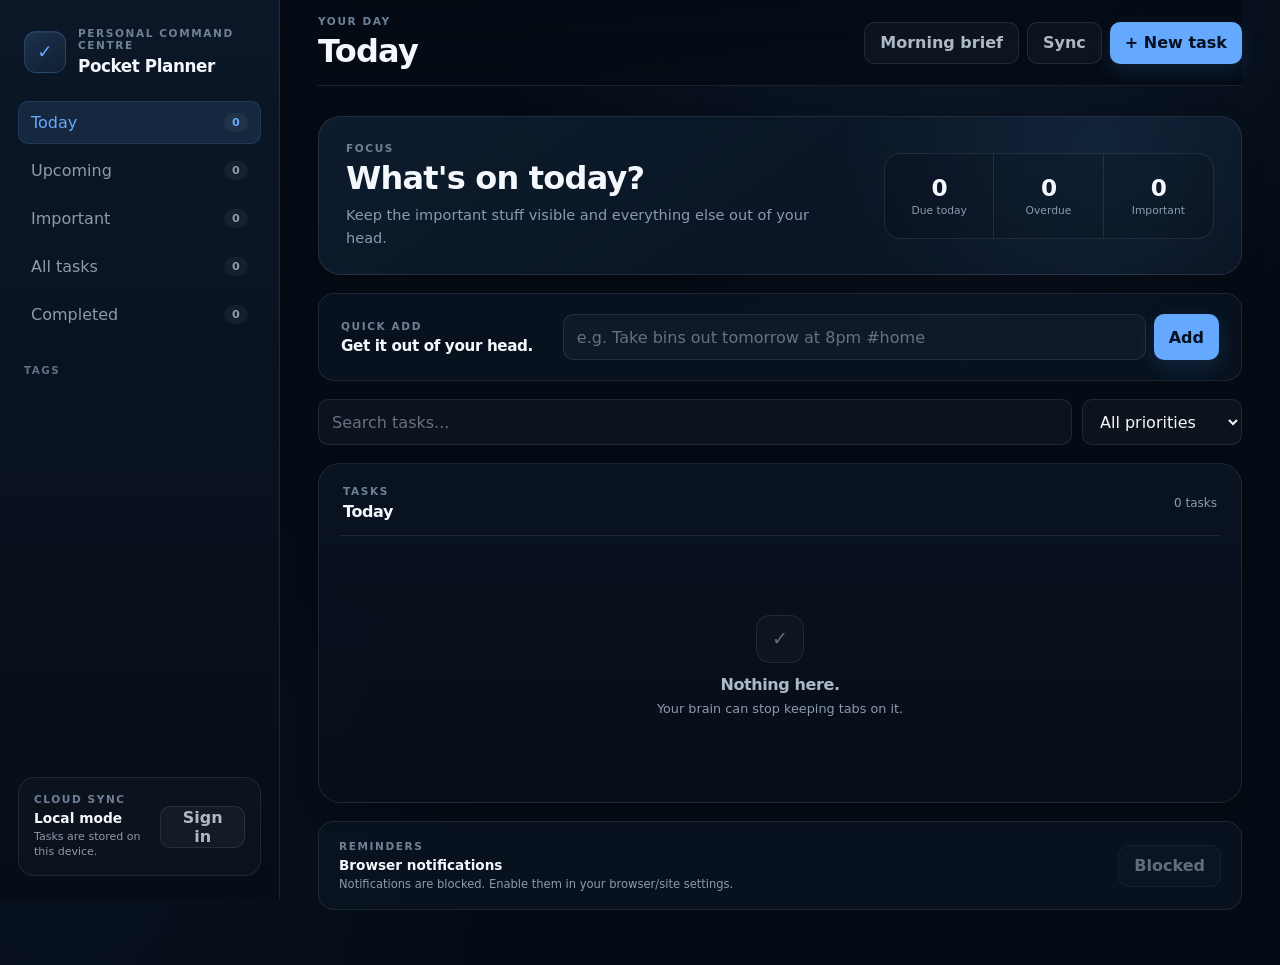
<file: index.html>
<!DOCTYPE html>
<html lang="en">
<head>
  <meta charset="UTF-8">

  <meta name="viewport" content="width=device-width, initial-scale=1.0">

  <meta name="theme-color" content="#07111f">

  <meta
    name="description"
    content="Pocket Planner — an offline-first personal planner with tasks, reminders, recurring items, cloud sync and daily briefings."
  >

  <title>Pocket Planner</title>

  <!-- PWA Manifest -->
  <link rel="manifest" href="./manifest.webmanifest">

  <!-- App stylesheet -->
  <link rel="stylesheet" href="./styles.css">

  <!-- Icons -->
  <link rel="icon" href="./icons/icon-192.svg" type="image/svg+xml">
</head>

<body>

  <!-- =========================================================
       APP SHELL
  ========================================================== -->

  <div class="app-shell">

    <!-- =======================================================
         SIDEBAR
    ======================================================== -->

    <aside class="sidebar" id="sidebar">

      <div class="brand">

        <div class="brand-mark">
          ✓
        </div>

        <div>
          <p class="eyebrow">PERSONAL COMMAND CENTRE</p>
          <h1>Pocket Planner</h1>
        </div>

      </div>

      <nav class="nav-list" aria-label="Planner views">

        <button
          class="nav-item active"
          type="button"
          data-view="today"
        >
          <span>Today</span>
          <span class="nav-count" id="todayCount">0</span>
        </button>

        <button
          class="nav-item"
          type="button"
          data-view="upcoming"
        >
          <span>Upcoming</span>
          <span class="nav-count" id="upcomingCount">0</span>
        </button>

        <button
          class="nav-item"
          type="button"
          data-view="important"
        >
          <span>Important</span>
          <span class="nav-count" id="importantCount">0</span>
        </button>

        <button
          class="nav-item"
          type="button"
          data-view="all"
        >
          <span>All tasks</span>
          <span class="nav-count" id="allCount">0</span>
        </button>

        <button
          class="nav-item"
          type="button"
          data-view="completed"
        >
          <span>Completed</span>
          <span class="nav-count" id="completedCount">0</span>
        </button>

      </nav>


      <!-- =====================================================
           TAG FILTERS
      ====================================================== -->

      <section class="sidebar-section">

        <div class="section-label">
          Tags
        </div>

        <div id="tagFilters" class="tag-filters"></div>

      </section>


      <!-- =====================================================
           ACCOUNT
      ====================================================== -->

      <section class="account-card">

        <div>

          <p class="eyebrow">
            CLOUD SYNC
          </p>

          <strong id="accountLabel">
            Local mode
          </strong>

          <p class="muted" id="syncStatus">
            Tasks are stored on this device.
          </p>

        </div>

        <button
          class="ghost-btn"
          id="accountButton"
          type="button"
        >
          Sign in
        </button>

      </section>

    </aside>


    <!-- =======================================================
         MAIN CONTENT
    ======================================================== -->

    <main class="main-content">

      <!-- =====================================================
           TOP BAR
      ====================================================== -->

      <header class="topbar">

        <button
          class="icon-btn menu-btn"
          id="menuButton"
          type="button"
          aria-label="Open menu"
        >
          ☰
        </button>

        <div class="topbar-title">

          <p class="eyebrow">
            YOUR DAY
          </p>

          <h2 id="viewTitle">
            Today
          </h2>

        </div>


        <div class="topbar-actions">

          <button
            class="ghost-btn"
            id="briefButton"
            type="button"
          >
            Morning brief
          </button>

          <button
            class="ghost-btn"
            id="syncNowButton"
            type="button"
          >
            Sync
          </button>

          <button
            class="ghost-btn"
            id="installButton"
            type="button"
            hidden
          >
            Install
          </button>

          <button
            class="primary-btn"
            id="newTaskButton"
            type="button"
          >
            + New task
          </button>

        </div>

      </header>


      <!-- =====================================================
           HERO / OVERVIEW
      ====================================================== -->

      <section class="dashboard-hero">

        <div>

          <p class="eyebrow">
            FOCUS
          </p>

          <h2 id="heroHeading">
            What's on today?
          </h2>

          <p class="muted" id="heroSubheading">
            Keep the important stuff visible and everything else out of your head.
          </p>

        </div>


        <div class="hero-stats">

          <div class="stat">

            <span class="stat-number" id="dueTodayStat">
              0
            </span>

            <span class="stat-label">
              Due today
            </span>

          </div>


          <div class="stat">

            <span class="stat-number" id="overdueStat">
              0
            </span>

            <span class="stat-label">
              Overdue
            </span>

          </div>


          <div class="stat">

            <span class="stat-number" id="highPriorityStat">
              0
            </span>

            <span class="stat-label">
              Important
            </span>

          </div>

        </div>

      </section>


      <!-- =====================================================
           QUICK ADD
      ====================================================== -->

      <section class="quick-add-card">

        <div class="quick-add-copy">

          <p class="eyebrow">
            QUICK ADD
          </p>

          <h3>
            Get it out of your head.
          </h3>

        </div>


        <form id="quickAddForm" class="quick-add-form">

          <input
            id="quickAddInput"
            type="text"
            maxlength="160"
            autocomplete="off"
            placeholder="e.g. Take bins out tomorrow at 8pm #home"
            aria-label="Quick add task"
          >

          <button
            class="primary-btn"
            type="submit"
          >
            Add
          </button>

        </form>

      </section>


      <!-- =====================================================
           FILTER BAR
      ====================================================== -->

      <section class="filter-bar">

        <div class="search-box">

          <input
            id="searchInput"
            type="search"
            placeholder="Search tasks..."
            autocomplete="off"
          >

        </div>


        <select
          id="priorityFilter"
          aria-label="Filter by priority"
        >

          <option value="all">
            All priorities
          </option>

          <option value="critical">
            Critical
          </option>

          <option value="high">
            High
          </option>

          <option value="normal">
            Normal
          </option>

          <option value="low">
            Low
          </option>

        </select>

      </section>


      <!-- =====================================================
           TASK LIST
      ====================================================== -->

      <section class="task-section">

        <div class="task-section-head">

          <div>

            <p class="eyebrow">
              TASKS
            </p>

            <h3 id="taskSectionTitle">
              Today
            </h3>

          </div>

          <span
            class="muted"
            id="visibleTaskCount"
          >
            0 tasks
          </span>

        </div>


        <div
          id="taskList"
          class="task-list"
          aria-live="polite"
        ></div>


        <div
          id="emptyState"
          class="empty-state"
          hidden
        >

          <div class="empty-icon">
            ✓
          </div>

          <h3>
            Nothing here.
          </h3>

          <p>
            Your brain can stop keeping tabs on it.
          </p>

        </div>

      </section>


      <!-- =====================================================
           NOTIFICATION STATUS
      ====================================================== -->

      <section class="notification-card">

        <div>

          <p class="eyebrow">
            REMINDERS
          </p>

          <strong>
            Browser notifications
          </strong>

          <p
            class="muted"
            id="notificationStatus"
          >
            Checking notification support...
          </p>

        </div>

        <button
          class="ghost-btn"
          id="enableNotificationsButton"
          type="button"
        >
          Enable notifications
        </button>

      </section>

    </main>

  </div>


  <!-- =========================================================
       TASK DIALOG
  ========================================================== -->

  <dialog
    id="taskDialog"
    class="modal"
  >

    <div class="modal-head">

      <div>

        <p class="eyebrow">
          TASK
        </p>

        <h2 id="taskDialogTitle">
          New task
        </h2>

      </div>

      <button
        class="icon-btn"
        type="button"
        data-close="taskDialog"
        aria-label="Close task"
      >
        ✕
      </button>

    </div>


    <form id="taskForm">

      <input
        id="taskId"
        type="hidden"
      >


      <div class="field">

        <label for="taskTitle">
          Task
        </label>

        <input
          id="taskTitle"
          type="text"
          maxlength="160"
          required
          autocomplete="off"
          placeholder="What needs doing?"
        >

      </div>


      <div class="field">

        <label for="taskNotes">
          Notes
        </label>

        <textarea
          id="taskNotes"
          maxlength="4000"
          rows="5"
          placeholder="Anything you'll need when this comes back around..."
        ></textarea>

      </div>


      <div class="form-grid">

        <div class="field">

          <label for="taskDue">
            Due
          </label>

          <input
            id="taskDue"
            type="datetime-local"
          >

        </div>


        <div class="field">

          <label for="taskPriority">
            Priority
          </label>

          <select id="taskPriority">

            <option value="low">
              Low
            </option>

            <option
              value="normal"
              selected
            >
              Normal
            </option>

            <option value="high">
              High
            </option>

            <option value="critical">
              Critical
            </option>

          </select>

        </div>

      </div>


      <div class="form-grid">

        <div class="field">

          <label for="taskReminder">
            Remind me
          </label>

          <select id="taskReminder">

            <option value="">
              No reminder
            </option>

            <option value="0">
              At due time
            </option>

            <option value="5">
              5 minutes before
            </option>

            <option value="15">
              15 minutes before
            </option>

            <option value="30">
              30 minutes before
            </option>

            <option value="60">
              1 hour before
            </option>

            <option value="1440">
              1 day before
            </option>

            <option value="10080">
              1 week before
            </option>

          </select>

        </div>


        <div class="field">

          <label for="taskRepeat">
            Repeat
          </label>

          <select id="taskRepeat">

            <option value="none">
              Doesn't repeat
            </option>

            <option value="daily">
              Daily
            </option>

            <option value="weekdays">
              Weekdays
            </option>

            <option value="weekly">
              Weekly
            </option>

            <option value="monthly">
              Monthly
            </option>

            <option value="yearly">
              Yearly
            </option>

          </select>

        </div>

      </div>


      <div class="field">

        <label for="taskTags">
          Tags
        </label>

        <input
          id="taskTags"
          type="text"
          maxlength="300"
          autocomplete="off"
          placeholder="home, work, ashenfell"
        >

        <small class="muted">
          Separate tags with commas.
        </small>

      </div>


      <div class="field">

        <label for="taskAssignee">
          Assign / remind someone
        </label>

        <input
          id="taskAssignee"
          type="text"
          maxlength="50"
          autocomplete="off"
          placeholder="@username"
        >

        <small class="muted">
          Shared task assignment requires both users to have an account.
        </small>

      </div>


      <div class="modal-actions">

        <button
          class="danger-btn"
          id="deleteTaskButton"
          type="button"
          hidden
        >
          Delete
        </button>

        <div class="grow"></div>

        <button
          class="ghost-btn"
          type="button"
          data-close="taskDialog"
        >
          Cancel
        </button>

        <button
          class="primary-btn"
          type="submit"
        >
          Save task
        </button>

      </div>

    </form>

  </dialog>


  <!-- =========================================================
       ACCOUNT DIALOG
  ========================================================== -->

  <dialog
    id="accountDialog"
    class="modal"
  >

    <div class="modal-head">

      <div>

        <p class="eyebrow">
          POCKET PLANNER
        </p>

        <h2>
          Account
        </h2>

      </div>

      <button
        class="icon-btn"
        type="button"
        data-close="accountDialog"
        aria-label="Close account"
      >
        ✕
      </button>

    </div>


    <div
      id="signedOutPanel"
      class="auth-panel"
    >

      <p class="muted">
        An account lets you sync tasks between devices and share tasks with other people.
      </p>


      <div class="field">

        <label for="authUsername">
          Username
        </label>

        <input
          id="authUsername"
          type="text"
          maxlength="50"
          autocomplete="username"
        >

      </div>


      <div class="field">

        <label for="authPassword">
          Password
        </label>

        <input
          id="authPassword"
          type="password"
          minlength="12"
          maxlength="200"
          autocomplete="current-password"
        >

      </div>


      <div class="modal-actions">

        <button
          class="ghost-btn"
          id="registerButton"
          type="button"
        >
          Create account
        </button>

        <div class="grow"></div>

        <button
          class="primary-btn"
          id="loginButton"
          type="button"
        >
          Sign in
        </button>

      </div>

    </div>


    <div
      id="signedInPanel"
      class="auth-panel"
      hidden
    >

      <p>
        Signed in as
        <strong id="signedInUsername"></strong>
      </p>

      <p class="muted">
        Tasks on this device will sync with your account.
      </p>

      <div class="modal-actions">

        <div class="grow"></div>

        <button
          class="danger-btn"
          id="logoutButton"
          type="button"
        >
          Sign out
        </button>

      </div>

    </div>

  </dialog>


  <!-- =========================================================
       MORNING BRIEF DIALOG
  ========================================================== -->

  <dialog
    id="briefDialog"
    class="modal"
  >

    <div class="modal-head">

      <div>

        <p class="eyebrow">
          DAILY INTELLIGENCE
        </p>

        <h2>
          Morning Brief
        </h2>

      </div>

      <button
        class="icon-btn"
        id="closeBrief"
        type="button"
        aria-label="Close Morning Brief"
      >
        ✕
      </button>

    </div>


    <form id="briefForm">

      <div class="form-grid">

        <div class="field">

          <label for="briefTime">
            Brief time
          </label>

          <input
            id="briefTime"
            type="time"
            value="07:00"
          >

        </div>


        <div class="field">

          <label for="briefTimezone">
            Timezone
          </label>

          <input
            id="briefTimezone"
            type="text"
            value="Europe/London"
            maxlength="100"
          >

        </div>

      </div>


      <div class="form-grid">

        <div class="field">

          <label for="outTime">
            Leave home
          </label>

          <input
            id="outTime"
            type="time"
            value="08:00"
          >

        </div>


        <div class="field">

          <label for="backTime">
            Leave work
          </label>

          <input
            id="backTime"
            type="time"
            value="17:00"
          >

        </div>

      </div>


      <section class="brief-location-section">

        <p class="eyebrow">
          HOME WEATHER POINT
        </p>

        <div class="form-grid">

          <div class="field">

            <label for="homeLat">
              Latitude
            </label>

            <input
              id="homeLat"
              type="number"
              step="0.0001"
              min="-90"
              max="90"
              inputmode="decimal"
              placeholder="51.5074"
            >

          </div>


          <div class="field">

            <label for="homeLon">
              Longitude
            </label>

            <input
              id="homeLon"
              type="number"
              step="0.0001"
              min="-180"
              max="180"
              inputmode="decimal"
              placeholder="-0.1278"
            >

          </div>

        </div>

      </section>


      <section class="brief-location-section">

        <p class="eyebrow">
          WORK WEATHER POINT
        </p>

        <div class="form-grid">

          <div class="field">

            <label for="workLat">
              Latitude
            </label>

            <input
              id="workLat"
              type="number"
              step="0.0001"
              min="-90"
              max="90"
              inputmode="decimal"
            >

          </div>


          <div class="field">

            <label for="workLon">
              Longitude
            </label>

            <input
              id="workLon"
              type="number"
              step="0.0001"
              min="-180"
              max="180"
              inputmode="decimal"
            >

          </div>

        </div>

      </section>


      <div class="field">

        <label class="checkbox-label">

          <input
            id="briefEnabled"
            type="checkbox"
            checked
            style="width:auto"
          >

          Enable weekday Morning Brief

        </label>

      </div>


      <div class="modal-actions">

        <button
          class="ghost-btn"
          id="previewBrief"
          type="button"
        >
          Preview today
        </button>

        <div class="grow"></div>

        <button
          class="primary-btn"
          type="submit"
        >
          Save brief
        </button>

      </div>

    </form>


    <div
      id="briefOutput"
      class="brief-preview"
      aria-live="polite"
    ></div>

  </dialog>


  <!-- =========================================================
       TASK TEMPLATE
  ========================================================== -->

  <template id="taskTemplate">

    <article class="task-card">

      <button
        class="task-check"
        type="button"
        aria-label="Complete task"
      >
        ✓
      </button>


      <button
        class="task-main"
        type="button"
      >

        <div class="task-title-row">

          <strong class="task-title"></strong>

          <span class="priority-pill"></span>

        </div>


        <p class="task-notes"></p>


        <div class="task-meta">

          <span class="task-due"></span>

          <span class="task-repeat"></span>

          <span class="task-assignee"></span>

        </div>


        <div class="task-tags"></div>

      </button>

    </article>

  </template>


  <!-- =========================================================
       TOAST
  ========================================================== -->

  <div
    id="toast"
    class="toast"
    role="status"
    aria-live="polite"
  ></div>


  <!-- =========================================================
       JAVASCRIPT
  ========================================================== -->

  <script src="./db.js"></script>
  <script src="./app.js"></script>

</body>
</html>
</file>
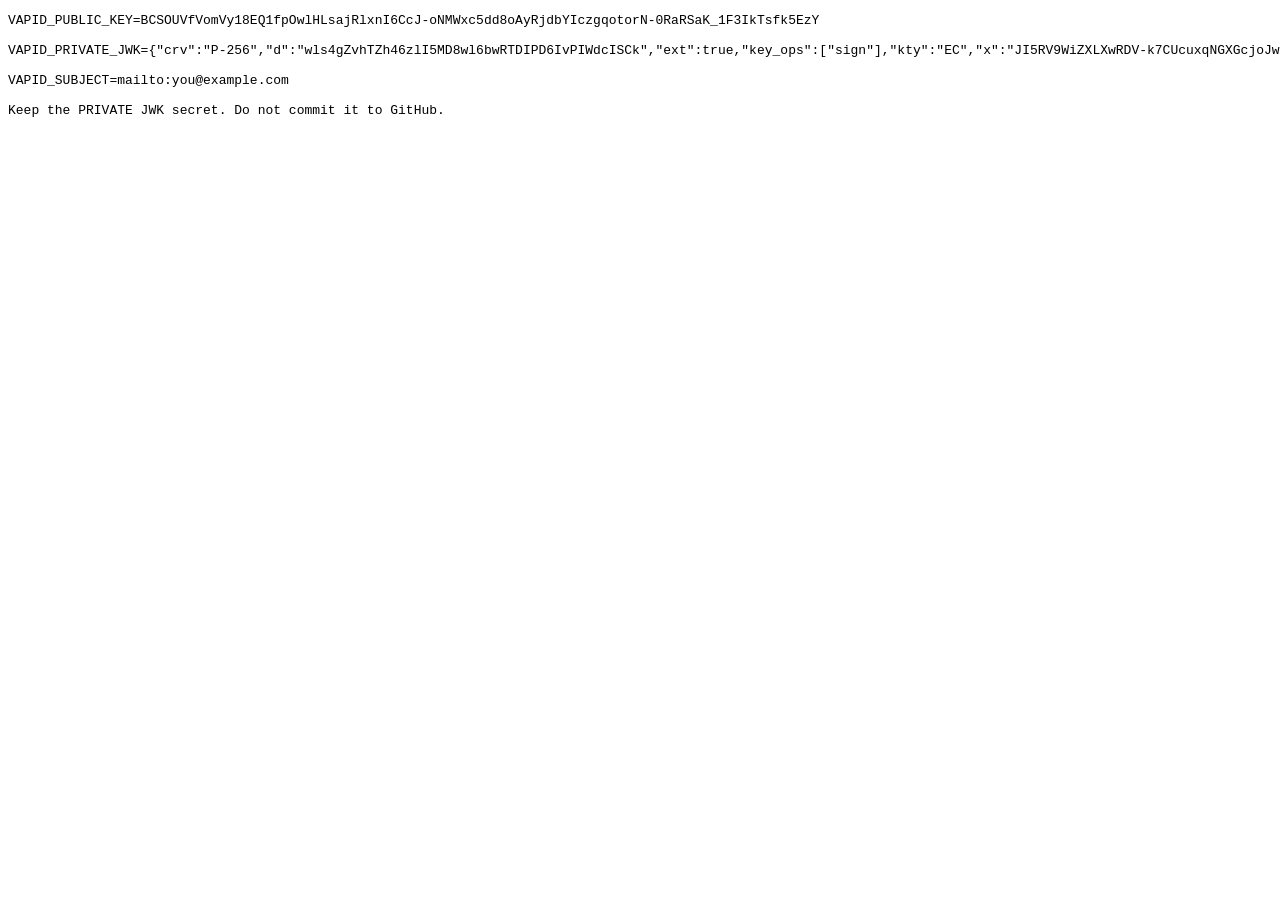
<file: generate-vapid.htm>
<!doctype html>
<meta charset="utf-8">
<title>Generate VAPID keys</title>
<pre id="out">Generating…</pre>
<script>
(async () => {
  const pair = await crypto.subtle.generateKey({name:"ECDSA",namedCurve:"P-256"},true,["sign","verify"]);
  const pub = await crypto.subtle.exportKey("raw",pair.publicKey);
  const jwk = await crypto.subtle.exportKey("jwk",pair.privateKey);
  const b64 = bytes => btoa(String.fromCharCode(...new Uint8Array(bytes))).replace(/\+/g,"-").replace(/\//g,"_").replace(/=+$/,"");
  document.querySelector("#out").textContent =
`VAPID_PUBLIC_KEY=${b64(pub)}

VAPID_PRIVATE_JWK=${JSON.stringify(jwk)}

VAPID_SUBJECT=mailto:you@example.com

Keep the PRIVATE JWK secret. Do not commit it to GitHub.`;
})();
</script>
</file>
<file: styles.css>
/* ============================================================
   POCKET PLANNER
   styles.css

   GitHub Pages / PWA frontend
   Mobile-first, responsive, dark planner UI
============================================================ */


/* ============================================================
   1. DESIGN TOKENS
============================================================ */

:root {
  --bg: #050b14;
  --bg-secondary: #08111d;

  --surface: #0b1625;
  --surface-2: #0f1c2d;
  --surface-3: #132338;

  --border: rgba(255, 255, 255, 0.09);
  --border-strong: rgba(255, 255, 255, 0.15);

  --text: #f4f7fb;
  --muted: #8d9aad;
  --muted-strong: #aeb9c8;

  --accent: #65a9ff;
  --accent-hover: #82baff;
  --accent-soft: rgba(101, 169, 255, 0.12);

  --success: #63d99d;
  --success-soft: rgba(99, 217, 157, 0.12);

  --warning: #f5bf64;
  --warning-soft: rgba(245, 191, 100, 0.12);

  --danger: #ff6b78;
  --danger-hover: #ff8290;
  --danger-soft: rgba(255, 107, 120, 0.12);

  --critical: #ff6475;
  --high: #f4a65f;
  --normal: #69a9ff;
  --low: #8d9aad;

  --shadow-sm:
    0 8px 24px rgba(0, 0, 0, 0.16);

  --shadow-md:
    0 18px 50px rgba(0, 0, 0, 0.26);

  --shadow-lg:
    0 30px 90px rgba(0, 0, 0, 0.45);

  --radius-sm: 10px;
  --radius: 16px;
  --radius-lg: 22px;

  --sidebar-width: 280px;

  --transition:
    160ms ease;
}


/* ============================================================
   2. RESET
============================================================ */

*,
*::before,
*::after {
  box-sizing: border-box;
}


html {
  min-height: 100%;
  background: var(--bg);
  color-scheme: dark;
}


body {
  min-height: 100vh;
  margin: 0;

  background:
    radial-gradient(
      circle at 75% -10%,
      rgba(54, 119, 204, 0.14),
      transparent 34%
    ),
    radial-gradient(
      circle at 5% 90%,
      rgba(29, 93, 154, 0.08),
      transparent 28%
    ),
    var(--bg);

  color: var(--text);

  font-family:
    Inter,
    ui-sans-serif,
    system-ui,
    -apple-system,
    BlinkMacSystemFont,
    "Segoe UI",
    sans-serif;

  -webkit-font-smoothing: antialiased;
  text-rendering: optimizeLegibility;
}


button,
input,
textarea,
select {
  font: inherit;
}


button {
  color: inherit;
}


button,
select {
  cursor: pointer;
}


button:disabled {
  cursor: not-allowed;
  opacity: 0.55;
}


input,
textarea,
select {
  width: 100%;

  border: 1px solid var(--border);
  border-radius: var(--radius-sm);

  outline: none;

  background: rgba(255, 255, 255, 0.035);

  color: var(--text);

  transition:
    border-color var(--transition),
    background var(--transition),
    box-shadow var(--transition);
}


input,
select {
  min-height: 46px;
  padding: 0 13px;
}


textarea {
  min-height: 120px;
  padding: 12px 13px;

  resize: vertical;
}


input::placeholder,
textarea::placeholder {
  color: #647286;
}


input:hover,
textarea:hover,
select:hover {
  border-color: var(--border-strong);
}


input:focus,
textarea:focus,
select:focus {
  border-color: rgba(101, 169, 255, 0.7);

  background: rgba(101, 169, 255, 0.045);

  box-shadow:
    0 0 0 3px rgba(101, 169, 255, 0.1);
}


select option {
  background: var(--surface);
  color: var(--text);
}


a {
  color: var(--accent);
}


h1,
h2,
h3,
p {
  margin-top: 0;
}


h1,
h2,
h3 {
  letter-spacing: -0.025em;
}


h1 {
  margin-bottom: 0;
  font-size: 1.05rem;
}


h2 {
  margin-bottom: 0;
  font-size: clamp(1.45rem, 2.5vw, 2rem);
}


h3 {
  margin-bottom: 0;
  font-size: 1rem;
}


[hidden] {
  display: none !important;
}


/* ============================================================
   3. GENERIC UTILITIES
============================================================ */

.eyebrow {
  margin: 0 0 5px;

  color: #6f8097;

  font-size: 0.66rem;
  font-weight: 800;

  letter-spacing: 0.15em;
  text-transform: uppercase;
}


.muted {
  color: var(--muted);
}


.grow {
  flex: 1;
}


.field {
  display: flex;
  flex-direction: column;

  gap: 7px;
}


.field label {
  color: var(--muted-strong);

  font-size: 0.82rem;
  font-weight: 650;
}


.field small {
  margin-top: 1px;

  font-size: 0.72rem;
  line-height: 1.4;
}


.form-grid {
  display: grid;
  grid-template-columns:
    repeat(2, minmax(0, 1fr));

  gap: 14px;

  margin-bottom: 16px;
}


.checkbox-label {
  display: flex;
  align-items: center;

  gap: 9px;

  cursor: pointer;
}


.checkbox-label input {
  min-height: 0;
}


/* ============================================================
   4. BUTTONS
============================================================ */

.primary-btn,
.ghost-btn,
.danger-btn,
.icon-btn {
  border: 0;

  font-weight: 700;

  transition:
    background var(--transition),
    border-color var(--transition),
    transform var(--transition),
    opacity var(--transition);
}


.primary-btn,
.ghost-btn,
.danger-btn {
  min-height: 42px;

  padding: 0 15px;

  border-radius: 10px;
}


.primary-btn {
  background: var(--accent);

  color: #04101f;

  box-shadow:
    0 7px 20px rgba(71, 142, 232, 0.16);
}


.primary-btn:hover {
  background: var(--accent-hover);
}


.primary-btn:active,
.ghost-btn:active,
.danger-btn:active,
.icon-btn:active {
  transform: scale(0.98);
}


.ghost-btn {
  border: 1px solid var(--border);

  background: rgba(255, 255, 255, 0.035);

  color: var(--muted-strong);
}


.ghost-btn:hover {
  border-color: var(--border-strong);

  background: rgba(255, 255, 255, 0.065);

  color: var(--text);
}


.danger-btn {
  border: 1px solid rgba(255, 107, 120, 0.2);

  background: var(--danger-soft);

  color: var(--danger);
}


.danger-btn:hover {
  border-color: rgba(255, 107, 120, 0.35);

  background: rgba(255, 107, 120, 0.18);

  color: var(--danger-hover);
}


.icon-btn {
  display: grid;

  width: 40px;
  height: 40px;

  padding: 0;

  place-items: center;

  border: 1px solid var(--border);
  border-radius: 10px;

  background: rgba(255, 255, 255, 0.03);

  color: var(--muted);
}


.icon-btn:hover {
  border-color: var(--border-strong);

  background: rgba(255, 255, 255, 0.065);

  color: var(--text);
}


/* ============================================================
   5. APP SHELL
============================================================ */

.app-shell {
  display: grid;

  grid-template-columns:
    var(--sidebar-width) minmax(0, 1fr);

  min-height: 100vh;
}


/* ============================================================
   6. SIDEBAR
============================================================ */

.sidebar {
  position: sticky;
  top: 0;

  display: flex;
  flex-direction: column;

  width: var(--sidebar-width);
  height: 100vh;

  padding: 24px 18px;

  overflow-y: auto;

  border-right: 1px solid var(--border);

  background:
    linear-gradient(
      180deg,
      rgba(12, 24, 40, 0.97),
      rgba(6, 13, 23, 0.98)
    );

  backdrop-filter: blur(20px);
}


.brand {
  display: flex;
  align-items: center;

  gap: 12px;

  padding: 3px 6px 25px;
}


.brand-mark {
  display: grid;

  width: 42px;
  height: 42px;

  flex: 0 0 42px;

  place-items: center;

  border: 1px solid rgba(101, 169, 255, 0.22);
  border-radius: 12px;

  background:
    linear-gradient(
      145deg,
      rgba(101, 169, 255, 0.19),
      rgba(101, 169, 255, 0.055)
    );

  color: var(--accent);

  font-size: 1.15rem;
  font-weight: 900;

  box-shadow:
    inset 0 1px 0 rgba(255, 255, 255, 0.06);
}


.nav-list {
  display: flex;
  flex-direction: column;

  gap: 5px;
}


.nav-item {
  display: flex;
  align-items: center;
  justify-content: space-between;

  min-height: 43px;

  padding: 0 12px;

  border: 1px solid transparent;
  border-radius: 10px;

  background: transparent;

  color: var(--muted);

  text-align: left;

  transition:
    color var(--transition),
    background var(--transition),
    border-color var(--transition);
}


.nav-item:hover {
  background: rgba(255, 255, 255, 0.035);

  color: var(--text);
}


.nav-item.active {
  border-color: rgba(101, 169, 255, 0.14);

  background: var(--accent-soft);

  color: var(--accent);
}


.nav-count {
  min-width: 24px;

  padding: 3px 7px;

  border-radius: 999px;

  background: rgba(255, 255, 255, 0.05);

  color: inherit;

  font-size: 0.7rem;
  font-weight: 800;

  text-align: center;
}


.sidebar-section {
  margin-top: 28px;

  padding: 0 6px;
}


.section-label {
  margin-bottom: 11px;

  color: #607087;

  font-size: 0.65rem;
  font-weight: 800;

  letter-spacing: 0.14em;
  text-transform: uppercase;
}


.tag-filters {
  display: flex;
  flex-wrap: wrap;

  gap: 6px;
}


.tag-filter,
.task-tag {
  border: 1px solid var(--border);
  border-radius: 999px;

  background: rgba(255, 255, 255, 0.035);

  color: var(--muted);

  font-size: 0.7rem;
}


.tag-filter {
  padding: 6px 9px;
}


.tag-filter:hover,
.tag-filter.active {
  border-color: rgba(101, 169, 255, 0.22);

  background: var(--accent-soft);

  color: var(--accent);
}


.account-card {
  display: flex;
  align-items: center;
  justify-content: space-between;

  gap: 12px;

  margin-top: auto;
  padding: 15px;

  border: 1px solid var(--border);
  border-radius: var(--radius);

  background: rgba(255, 255, 255, 0.025);
}


.account-card strong {
  display: block;

  margin-bottom: 4px;

  font-size: 0.86rem;
}


.account-card .muted {
  max-width: 135px;

  margin: 0;

  font-size: 0.69rem;
  line-height: 1.35;
}


/* ============================================================
   7. MAIN CONTENT
============================================================ */

.main-content {
  width: 100%;
  max-width: 1500px;

  margin: 0 auto;

  padding: 0 38px 55px;
}


/* ============================================================
   8. TOP BAR
============================================================ */

.topbar {
  position: sticky;
  z-index: 20;
  top: 0;

  display: flex;
  align-items: center;

  min-height: 86px;

  gap: 18px;

  border-bottom: 1px solid var(--border);

  background:
    linear-gradient(
      180deg,
      rgba(5, 11, 20, 0.96),
      rgba(5, 11, 20, 0.84)
    );

  backdrop-filter: blur(18px);
}


.topbar-title {
  min-width: 150px;
}


.topbar-actions {
  display: flex;
  align-items: center;

  gap: 8px;

  margin-left: auto;
}


.menu-btn {
  display: none;
}


/* ============================================================
   9. DASHBOARD HERO
============================================================ */

.dashboard-hero {
  display: flex;
  align-items: center;
  justify-content: space-between;

  gap: 30px;

  margin-top: 30px;
  padding: 25px 27px;

  border: 1px solid var(--border);
  border-radius: var(--radius-lg);

  background:
    radial-gradient(
      circle at 85% 20%,
      rgba(101, 169, 255, 0.1),
      transparent 33%
    ),
    linear-gradient(
      145deg,
      rgba(14, 29, 48, 0.9),
      rgba(8, 18, 31, 0.92)
    );

  box-shadow: var(--shadow-sm);
}


.dashboard-hero h2 {
  margin-bottom: 7px;
}


.dashboard-hero .muted {
  max-width: 600px;

  margin-bottom: 0;

  font-size: 0.91rem;
  line-height: 1.55;
}


.hero-stats {
  display: grid;

  grid-template-columns:
    repeat(3, minmax(90px, 1fr));

  min-width: 330px;

  border: 1px solid var(--border);
  border-radius: var(--radius);

  overflow: hidden;

  background: rgba(0, 0, 0, 0.13);
}


.stat {
  display: flex;
  flex-direction: column;

  align-items: center;
  justify-content: center;

  min-height: 84px;

  padding: 12px;

  border-right: 1px solid var(--border);
}


.stat:last-child {
  border-right: 0;
}


.stat-number {
  color: var(--text);

  font-size: 1.45rem;
  font-weight: 850;

  letter-spacing: -0.04em;
}


.stat-label {
  margin-top: 3px;

  color: var(--muted);

  font-size: 0.67rem;
}


/* ============================================================
   10. QUICK ADD
============================================================ */

.quick-add-card {
  display: grid;

  grid-template-columns:
    minmax(170px, 0.3fr)
    minmax(0, 1fr);

  align-items: center;

  gap: 25px;

  margin-top: 18px;
  padding: 20px 22px;

  border: 1px solid var(--border);
  border-radius: var(--radius);

  background: rgba(11, 22, 37, 0.72);
}


.quick-add-copy h3 {
  font-size: 0.95rem;
}


.quick-add-form {
  display: grid;

  grid-template-columns:
    minmax(0, 1fr) auto;

  gap: 8px;
}


/* ============================================================
   11. FILTER BAR
============================================================ */

.filter-bar {
  display: flex;
  align-items: center;

  gap: 10px;

  margin: 18px 0;
}


.search-box {
  flex: 1;
}


.filter-bar select {
  width: auto;
  min-width: 160px;
}


/* ============================================================
   12. TASK SECTION
============================================================ */

.task-section {
  min-height: 320px;

  padding: 21px;

  border: 1px solid var(--border);
  border-radius: var(--radius-lg);

  background:
    linear-gradient(
      180deg,
      rgba(11, 22, 37, 0.76),
      rgba(7, 15, 26, 0.76)
    );

  box-shadow: var(--shadow-sm);
}


.task-section-head {
  display: flex;
  align-items: center;
  justify-content: space-between;

  gap: 15px;

  margin-bottom: 15px;
  padding: 0 3px 14px;

  border-bottom: 1px solid var(--border);
}


.task-section-head .muted {
  font-size: 0.75rem;
}


/* ============================================================
   13. TASK CARDS
============================================================ */

.task-list {
  display: flex;
  flex-direction: column;

  gap: 8px;
}


.task-card {
  position: relative;

  display: grid;

  grid-template-columns:
    42px minmax(0, 1fr);

  align-items: stretch;

  min-height: 82px;

  overflow: hidden;

  border: 1px solid var(--border);
  border-radius: 13px;

  background:
    linear-gradient(
      90deg,
      rgba(255, 255, 255, 0.028),
      rgba(255, 255, 255, 0.014)
    );

  transition:
    transform var(--transition),
    border-color var(--transition),
    background var(--transition);
}


.task-card:hover {
  transform: translateY(-1px);

  border-color: var(--border-strong);

  background:
    linear-gradient(
      90deg,
      rgba(255, 255, 255, 0.045),
      rgba(255, 255, 255, 0.022)
    );
}


.task-card[data-priority="critical"]::before,
.task-card[data-priority="high"]::before,
.task-card[data-priority="normal"]::before,
.task-card[data-priority="low"]::before {
  position: absolute;

  top: 0;
  bottom: 0;
  left: 0;

  width: 2px;

  content: "";
}


.task-card[data-priority="critical"]::before {
  background: var(--critical);
}


.task-card[data-priority="high"]::before {
  background: var(--high);
}


.task-card[data-priority="normal"]::before {
  background: var(--normal);
}


.task-card[data-priority="low"]::before {
  background: var(--low);
}


.task-check {
  align-self: center;

  width: 24px;
  height: 24px;

  margin-left: 11px;
  padding: 0;

  border: 1px solid var(--border-strong);
  border-radius: 50%;

  background: transparent;

  color: transparent;

  font-size: 0.7rem;
  font-weight: 900;

  transition:
    color var(--transition),
    background var(--transition),
    border-color var(--transition);
}


.task-check:hover {
  border-color: var(--success);

  background: var(--success-soft);

  color: var(--success);
}


.task-card.completed {
  opacity: 0.55;
}


.task-card.completed .task-check {
  border-color: var(--success);

  background: var(--success);

  color: #06130d;
}


.task-card.completed .task-title {
  text-decoration: line-through;
}


.task-main {
  width: 100%;

  padding: 14px 15px;

  border: 0;

  background: transparent;

  color: inherit;

  text-align: left;
}


.task-title-row {
  display: flex;
  align-items: center;

  gap: 9px;

  margin-bottom: 5px;
}


.task-title {
  min-width: 0;

  overflow-wrap: anywhere;

  font-size: 0.92rem;
  font-weight: 720;
}


.priority-pill {
  display: inline-flex;

  flex: 0 0 auto;

  align-items: center;

  min-height: 20px;

  padding: 2px 7px;

  border-radius: 999px;

  font-size: 0.6rem;
  font-weight: 800;

  letter-spacing: 0.04em;
  text-transform: uppercase;
}


.priority-pill.critical {
  background: var(--danger-soft);

  color: var(--critical);
}


.priority-pill.high {
  background: var(--warning-soft);

  color: var(--high);
}


.priority-pill.normal {
  background: var(--accent-soft);

  color: var(--normal);
}


.priority-pill.low {
  background: rgba(141, 154, 173, 0.1);

  color: var(--low);
}


.task-notes {
  display: -webkit-box;

  max-width: 850px;

  margin: 0 0 7px;

  overflow: hidden;

  color: var(--muted);

  font-size: 0.76rem;
  line-height: 1.45;

  -webkit-box-orient: vertical;
  -webkit-line-clamp: 2;
}


.task-notes:empty {
  display: none;
}


.task-meta {
  display: flex;
  flex-wrap: wrap;

  gap: 6px 13px;

  color: #75849a;

  font-size: 0.67rem;
}


.task-due.overdue {
  color: var(--danger);
}


.task-tags {
  display: flex;
  flex-wrap: wrap;

  gap: 5px;

  margin-top: 8px;
}


.task-tags:empty {
  display: none;
}


.task-tag {
  padding: 3px 7px;
}


/* ============================================================
   14. EMPTY STATE
============================================================ */

.empty-state {
  display: grid;

  min-height: 230px;

  padding: 30px;

  place-items: center;

  align-content: center;

  color: var(--muted);

  text-align: center;
}


.empty-state h3 {
  margin: 12px 0 5px;

  color: var(--muted-strong);
}


.empty-state p {
  max-width: 330px;

  margin-bottom: 0;

  font-size: 0.8rem;
  line-height: 1.5;
}


.empty-icon {
  display: grid;

  width: 48px;
  height: 48px;

  place-items: center;

  border: 1px solid var(--border);
  border-radius: 14px;

  background: rgba(255, 255, 255, 0.025);

  color: #5f7086;

  font-size: 1.2rem;
}


/* ============================================================
   15. NOTIFICATION CARD
============================================================ */

.notification-card {
  display: flex;
  align-items: center;
  justify-content: space-between;

  gap: 20px;

  margin-top: 18px;
  padding: 18px 20px;

  border: 1px solid var(--border);
  border-radius: var(--radius);

  background: rgba(11, 22, 37, 0.64);
}


.notification-card strong {
  display: block;

  margin-bottom: 4px;

  font-size: 0.85rem;
}


.notification-card .muted {
  margin: 0;

  font-size: 0.72rem;
}


/* ============================================================
   16. DIALOGS / MODALS
============================================================ */

.modal {
  width: min(620px, calc(100vw - 28px));
  max-height: calc(100vh - 40px);

  padding: 0;

  overflow-y: auto;

  border: 1px solid var(--border-strong);
  border-radius: 19px;

  background:
    linear-gradient(
      180deg,
      #0d1a2a,
      #08121f
    );

  color: var(--text);

  box-shadow: var(--shadow-lg);
}


.modal::backdrop {
  background: rgba(0, 5, 12, 0.76);

  backdrop-filter: blur(7px);
}


.modal-head {
  position: sticky;
  z-index: 3;
  top: 0;

  display: flex;
  align-items: center;
  justify-content: space-between;

  gap: 15px;

  padding: 19px 21px;

  border-bottom: 1px solid var(--border);

  background: rgba(12, 25, 41, 0.95);

  backdrop-filter: blur(14px);
}


.modal-head h2 {
  font-size: 1.25rem;
}


.modal form,
.auth-panel {
  padding: 21px;
}


.modal form > .field {
  margin-bottom: 16px;
}


.modal-actions {
  display: flex;
  align-items: center;

  gap: 8px;

  margin-top: 21px;
  padding-top: 17px;

  border-top: 1px solid var(--border);
}


/* ============================================================
   17. MORNING BRIEF
============================================================ */

.brief-location-section {
  margin: 20px 0 4px;
  padding-top: 17px;

  border-top: 1px solid var(--border);
}


.brief-preview {
  margin: 0 21px 21px;
  padding: 16px;

  border: 1px solid rgba(101, 169, 255, 0.13);
  border-radius: 13px;

  background:
    linear-gradient(
      145deg,
      rgba(101, 169, 255, 0.075),
      rgba(255, 255, 255, 0.018)
    );

  color: var(--muted-strong);

  font-size: 0.8rem;
  line-height: 1.6;

  white-space: pre-wrap;
}


.brief-preview:empty {
  display: none;
}


/* ============================================================
   18. AUTH
============================================================ */

.auth-panel > .muted:first-child {
  margin-bottom: 20px;

  line-height: 1.55;
}


.auth-panel .field {
  margin-bottom: 15px;
}


/* ============================================================
   19. TOAST
============================================================ */

.toast {
  position: fixed;
  z-index: 100;
  right: 22px;
  bottom: 22px;

  max-width: min(380px, calc(100vw - 32px));

  padding: 12px 15px;

  transform:
    translateY(14px)
    scale(0.98);

  border: 1px solid var(--border-strong);
  border-radius: 11px;

  background: #101e30;

  color: var(--text);

  box-shadow: var(--shadow-md);

  font-size: 0.78rem;
  line-height: 1.4;

  opacity: 0;
  pointer-events: none;

  transition:
    opacity var(--transition),
    transform var(--transition);
}


.toast.show {
  transform:
    translateY(0)
    scale(1);

  opacity: 1;
}


/* ============================================================
   20. SCROLLBARS
============================================================ */

* {
  scrollbar-width: thin;
  scrollbar-color:
    rgba(255, 255, 255, 0.13)
    transparent;
}


::-webkit-scrollbar {
  width: 8px;
  height: 8px;
}


::-webkit-scrollbar-track {
  background: transparent;
}


::-webkit-scrollbar-thumb {
  border-radius: 999px;

  background: rgba(255, 255, 255, 0.12);
}


::-webkit-scrollbar-thumb:hover {
  background: rgba(255, 255, 255, 0.2);
}


/* ============================================================
   21. TABLET
============================================================ */

@media (max-width: 1050px) {

  :root {
    --sidebar-width: 240px;
  }


  .main-content {
    padding-right: 25px;
    padding-left: 25px;
  }


  .dashboard-hero {
    align-items: stretch;

    flex-direction: column;
  }


  .hero-stats {
    width: 100%;
    min-width: 0;
  }


  .quick-add-card {
    grid-template-columns: 1fr;

    gap: 13px;
  }

}


/* ============================================================
   22. MOBILE NAVIGATION
============================================================ */

@media (max-width: 760px) {

  body {
    overflow-x: hidden;
  }


  .app-shell {
    display: block;
  }


  .sidebar {
    position: fixed;
    z-index: 50;
    top: 0;
    bottom: 0;
    left: 0;

    width: min(290px, 84vw);
    height: 100dvh;

    transform: translateX(-105%);

    box-shadow:
      25px 0 70px rgba(0, 0, 0, 0.5);

    transition:
      transform 220ms ease;
  }


  .sidebar.open {
    transform: translateX(0);
  }


  .main-content {
    width: 100%;

    padding: 0 15px 35px;
  }


  .topbar {
    min-height: 70px;

    gap: 10px;
  }


  .menu-btn {
    display: grid;
  }


  .topbar-title {
    min-width: 0;

    flex: 1;
  }


  .topbar-title .eyebrow {
    display: none;
  }


  .topbar-title h2 {
    font-size: 1.15rem;
  }


  .topbar-actions {
    margin-left: 0;
  }


  .topbar-actions .ghost-btn {
    display: none;
  }


  .topbar-actions .primary-btn {
    min-height: 39px;

    padding: 0 11px;

    font-size: 0.75rem;
  }


  .dashboard-hero {
    margin-top: 15px;
    padding: 20px;
  }


  .dashboard-hero h2 {
    font-size: 1.35rem;
  }


  .dashboard-hero .muted {
    font-size: 0.8rem;
  }


  .hero-stats {
    grid-template-columns:
      repeat(3, minmax(0, 1fr));
  }


  .stat {
    min-height: 72px;

    padding: 8px 4px;
  }


  .stat-number {
    font-size: 1.2rem;
  }


  .stat-label {
    font-size: 0.59rem;
  }


  .quick-add-card {
    padding: 17px;
  }


  .quick-add-form {
    grid-template-columns: 1fr;
  }


  .quick-add-form button {
    width: 100%;
  }


  .filter-bar {
    align-items: stretch;

    flex-direction: column;
  }


  .filter-bar select {
    width: 100%;
  }


  .task-section {
    padding: 15px;

    border-radius: var(--radius);
  }


  .task-card {
    grid-template-columns:
      38px minmax(0, 1fr);
  }


  .task-check {
    margin-left: 8px;
  }


  .task-main {
    padding: 13px 11px;
  }


  .task-title-row {
    align-items: flex-start;

    flex-direction: column;

    gap: 5px;
  }


  .notification-card {
    align-items: stretch;

    flex-direction: column;
  }


  .notification-card button {
    width: 100%;
  }


  .form-grid {
    grid-template-columns: 1fr;
  }


  .modal {
    width: calc(100vw - 18px);
    max-height: calc(100dvh - 18px);

    border-radius: 15px;
  }


  .modal-head {
    padding: 16px;
  }


  .modal form,
  .auth-panel {
    padding: 16px;
  }


  .brief-preview {
    margin:
      0 16px 16px;
  }


  .modal-actions {
    flex-wrap: wrap;
  }


  .toast {
    right: 16px;
    bottom: 16px;
    left: 16px;

    max-width: none;
  }

}


/* ============================================================
   23. VERY SMALL DEVICES
============================================================ */

@media (max-width: 420px) {

  .main-content {
    padding-right: 11px;
    padding-left: 11px;
  }


  .dashboard-hero {
    padding: 17px;
  }


  .hero-stats {
    border-radius: 12px;
  }


  .stat-label {
    max-width: 65px;

    text-align: center;
  }


  .task-section {
    padding: 11px;
  }


  .task-section-head {
    align-items: flex-start;
  }


  .task-meta {
    flex-direction: column;

    gap: 3px;
  }


  .modal-actions .primary-btn,
  .modal-actions .ghost-btn {
    flex: 1;
  }

}


/* ============================================================
   24. PWA / STANDALONE MODE
============================================================ */

@media (display-mode: standalone) {

  .topbar {
    padding-top:
      env(safe-area-inset-top);
  }


  .sidebar {
    padding-top:
      calc(
        24px +
        env(safe-area-inset-top)
      );
  }


  .main-content {
    padding-bottom:
      calc(
        35px +
        env(safe-area-inset-bottom)
      );
  }

}


/* ============================================================
   25. REDUCED MOTION
============================================================ */

@media (prefers-reduced-motion: reduce) {

  *,
  *::before,
  *::after {
    scroll-behavior: auto !important;

    transition-duration: 0.01ms !important;
    animation-duration: 0.01ms !important;
    animation-iteration-count: 1 !important;
  }

  }
</file>
